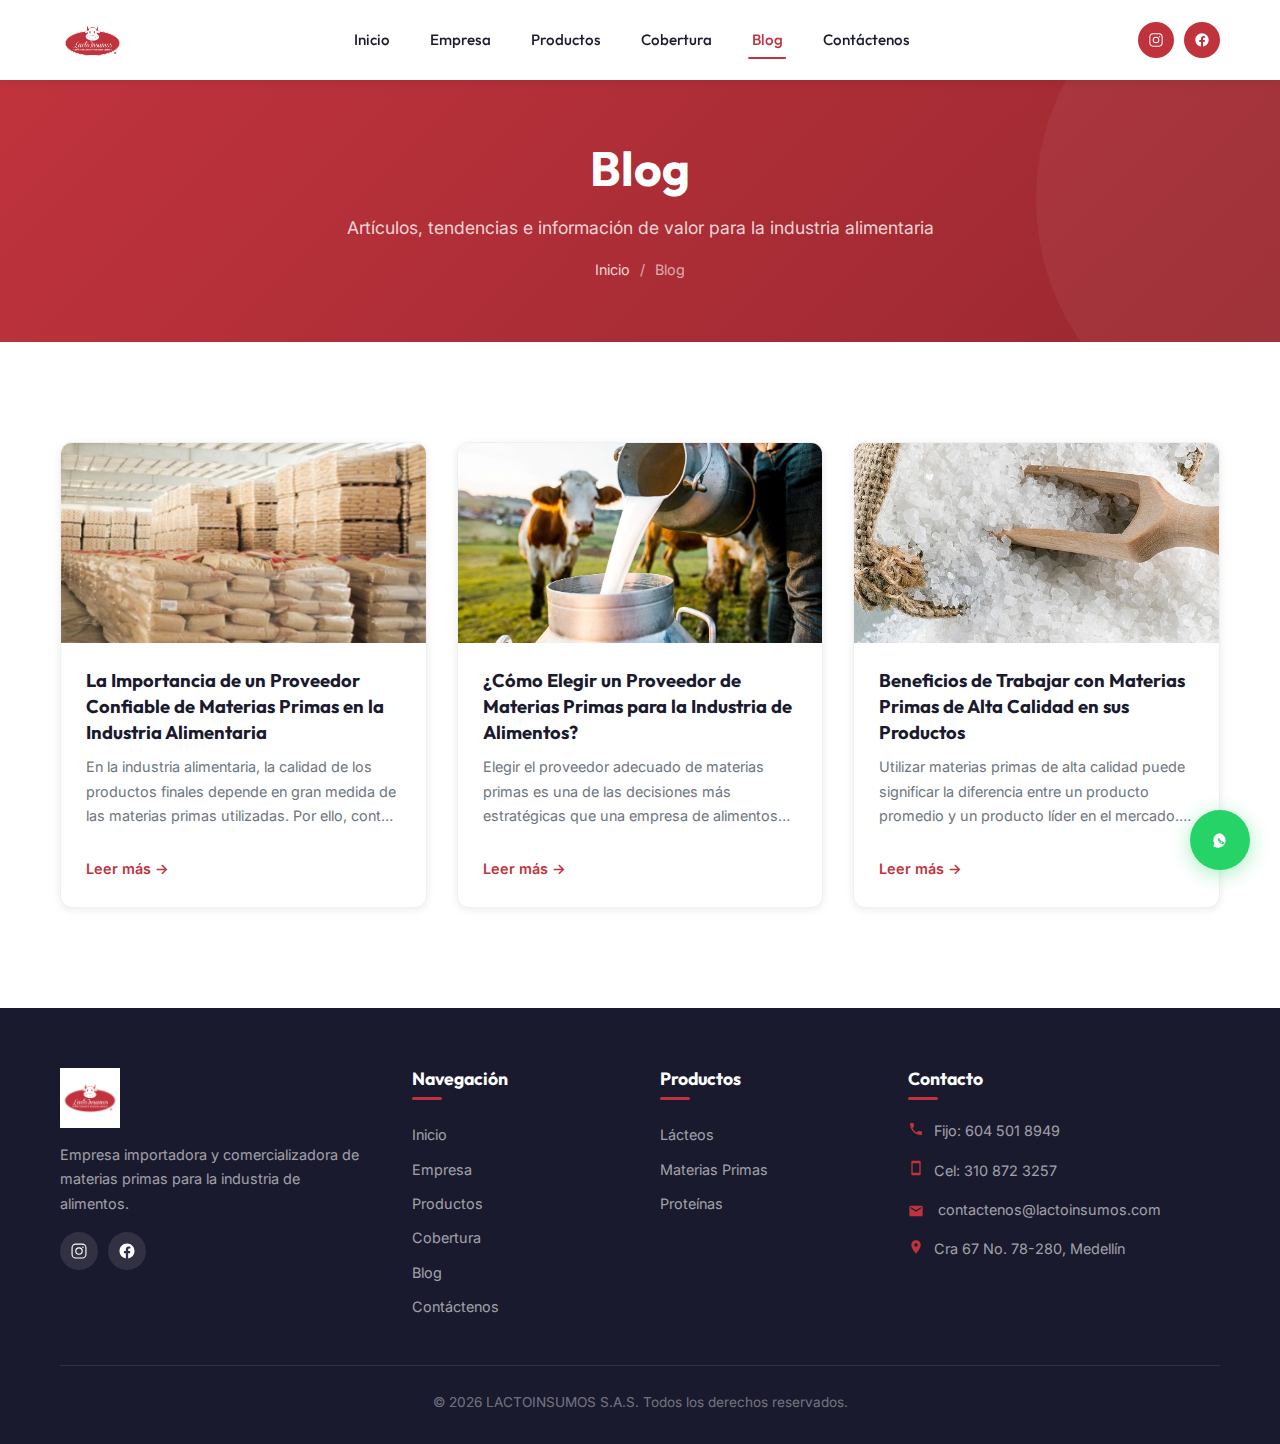
<file: blog.html>
<!DOCTYPE html>
<html lang="es">
<head>
  <meta charset="UTF-8">
  <meta name="viewport" content="width=device-width, initial-scale=1.0">
  <title>Blog | Lactoinsumos S.A.S.</title>
  <meta name="description" content="Blog de Lactoinsumos S.A.S. Artículos sobre la industria alimentaria, tendencias, y la importancia de materias primas de calidad.">
  <link rel="stylesheet" href="css/styles.css">
  <link rel="icon" href="assets/logo/logo-small.png" type="image/png">
  <style>
    .icon-svg { width: 16px; height: 16px; fill: currentColor; }
    .footer-social .icon-svg, .contact-socials .icon-svg { width: 18px; height: 18px; }
  </style>
</head>
<body>
  <!-- HEADER -->
  <header class="header" id="header">
    <div class="container">
      <a href="index.html" class="header-logo"><img src="assets/logo/logo.png" alt="Lactoinsumos Logo"></a>
      <nav class="nav-links" id="navLinks">
        <a href="index.html">Inicio</a>
        <a href="empresa.html">Empresa</a>
        <a href="productos.html">Productos</a>
        <a href="cobertura.html">Cobertura</a>
        <a href="blog.html" class="active">Blog</a>
        <a href="contactenos.html">Contáctenos</a>
      </nav>
      <div class="header-social">
        <a href="https://www.instagram.com/lactoinsumos/" target="_blank" title="Instagram"><svg class="icon-svg" viewBox="0 0 24 24" width="18" height="18"><path d="M7.75 2h8.5A5.75 5.75 0 0122 7.75v8.5A5.75 5.75 0 0116.25 22h-8.5A5.75 5.75 0 012 16.25v-8.5A5.75 5.75 0 017.75 2zm0 1.5A4.25 4.25 0 003.5 7.75v8.5A4.25 4.25 0 007.75 20.5h8.5a4.25 4.25 0 004.25-4.25v-8.5A4.25 4.25 0 0016.25 3.5h-8.5zM12 7a5 5 0 110 10 5 5 0 010-10zm0 1.5a3.5 3.5 0 100 7 3.5 3.5 0 000-7zm5.25-2.5a1 1 0 110 2 1 1 0 010-2z" fill="currentColor"/></svg></a>
        <a href="https://www.facebook.com/profile.php?id=100094780844048" target="_blank" title="Facebook"><svg class="icon-svg" viewBox="0 0 24 24" width="18" height="18"><path d="M22 12c0-5.523-4.477-10-10-10S2 6.477 2 12c0 4.991 3.657 9.128 8.438 9.878v-6.987h-2.54V12h2.54V9.797c0-2.506 1.492-3.89 3.777-3.89 1.094 0 2.238.195 2.238.195v2.46h-1.26c-1.243 0-1.63.771-1.63 1.562V12h2.773l-.443 2.89h-2.33v6.988C18.343 21.128 22 16.991 22 12z" fill="currentColor"/></svg></a>
      </div>
      <div class="hamburger" id="hamburger"><span></span><span></span><span></span></div>
    </div>
  </header>

  <!-- BANNER -->
  <section class="page-banner">
    <h1>Blog</h1>
    <p>Artículos, tendencias e información de valor para la industria alimentaria</p>
    <div class="breadcrumb"><a href="index.html">Inicio</a> / <span>Blog</span></div>
  </section>

  <!-- BLOG CARDS -->
  <section class="section" id="blogList">
    <div class="container">
      <div class="blog-grid">

        <!-- Artículo 1 -->
        <div class="blog-card fade-in" onclick="showArticle(1)">
          <div class="blog-card-img">
            <img src="assets/blog/1.png" alt="Proveedor Confiable">
          </div>
          <div class="blog-card-body">
            <h3>La Importancia de un Proveedor Confiable de Materias Primas en la Industria Alimentaria</h3>
            <p>En la industria alimentaria, la calidad de los productos finales depende en gran medida de las materias primas utilizadas. Por ello, contar con un proveedor confiable no es solo una ventaja, sino una necesidad estratégica.</p>
            <span class="blog-read-more">Leer más →</span>
          </div>
        </div>

        <!-- Artículo 2 -->
        <div class="blog-card fade-in" onclick="showArticle(2)">
          <div class="blog-card-img">
            <img src="assets/blog/3.jpg" alt="Elegir Proveedor">
          </div>
          <div class="blog-card-body">
            <h3>¿Cómo Elegir un Proveedor de Materias Primas para la Industria de Alimentos?</h3>
            <p>Elegir el proveedor adecuado de materias primas es una de las decisiones más estratégicas que una empresa de alimentos puede tomar. De esta elección dependen la calidad, rentabilidad y reputación del negocio.</p>
            <span class="blog-read-more">Leer más →</span>
          </div>
        </div>

        <!-- Artículo 3 -->
        <div class="blog-card fade-in" onclick="showArticle(3)">
          <div class="blog-card-img">
            <img src="assets/blog/7.jpg" alt="Materias Primas de Calidad">
          </div>
          <div class="blog-card-body">
            <h3>Beneficios de Trabajar con Materias Primas de Alta Calidad en sus Productos</h3>
            <p>Utilizar materias primas de alta calidad puede significar la diferencia entre un producto promedio y un producto líder en el mercado. Descubre los beneficios de invertir en calidad desde la formulación.</p>
            <span class="blog-read-more">Leer más →</span>
          </div>
        </div>

      </div>
    </div>
  </section>

  <!-- ARTÍCULO EXPANDIDO -->
  <section class="section" id="articleView" style="display: none;">
    <div class="article-container">
      <button onclick="hideArticle()" class="btn btn-outline" style="margin-bottom: 30px;">← Volver al Blog</button>
      <div id="articleContent"></div>
    </div>
  </section>

  <!-- FOOTER -->
  <footer class="footer">
    <div class="container">
      <div class="footer-grid">
        <div class="footer-col">
          <div class="footer-logo"><img src="assets/logo/logo.png" alt="Lactoinsumos"></div>
          <p>Empresa importadora y comercializadora de materias primas para la industria de alimentos.</p>
          <div class="footer-social">
            <a href="https://www.instagram.com/lactoinsumos/" target="_blank" title="Instagram"><svg class="icon-svg" viewBox="0 0 24 24" width="18" height="18"><path d="M7.75 2h8.5A5.75 5.75 0 0122 7.75v8.5A5.75 5.75 0 0116.25 22h-8.5A5.75 5.75 0 012 16.25v-8.5A5.75 5.75 0 017.75 2zm0 1.5A4.25 4.25 0 003.5 7.75v8.5A4.25 4.25 0 007.75 20.5h8.5a4.25 4.25 0 004.25-4.25v-8.5A4.25 4.25 0 0016.25 3.5h-8.5zM12 7a5 5 0 110 10 5 5 0 010-10zm0 1.5a3.5 3.5 0 100 7 3.5 3.5 0 000-7zm5.25-2.5a1 1 0 110 2 1 1 0 010-2z" fill="currentColor"/></svg></a>
            <a href="https://www.facebook.com/profile.php?id=100094780844048" target="_blank" title="Facebook"><svg class="icon-svg" viewBox="0 0 24 24" width="18" height="18"><path d="M22 12c0-5.523-4.477-10-10-10S2 6.477 2 12c0 4.991 3.657 9.128 8.438 9.878v-6.987h-2.54V12h2.54V9.797c0-2.506 1.492-3.89 3.777-3.89 1.094 0 2.238.195 2.238.195v2.46h-1.26c-1.243 0-1.63.771-1.63 1.562V12h2.773l-.443 2.89h-2.33v6.988C18.343 21.128 22 16.991 22 12z" fill="currentColor"/></svg></a>
          </div>
        </div>
        <div class="footer-col">
          <h4>Navegación</h4>
          <div class="footer-links">
            <a href="index.html">Inicio</a><a href="empresa.html">Empresa</a><a href="productos.html">Productos</a>
            <a href="cobertura.html">Cobertura</a><a href="blog.html">Blog</a><a href="contactenos.html">Contáctenos</a>
          </div>
        </div>
        <div class="footer-col">
          <h4>Productos</h4>
          <div class="footer-links">
            <a href="productos.html?cat=lacteos">Lácteos</a>
            <a href="productos.html?cat=materias-primas">Materias Primas</a>
            <a href="productos.html?cat=proteinas">Proteínas</a>
          </div>
        </div>
        <div class="footer-col">
          <h4>Contacto</h4>
          <div class="footer-contact-item"><span><svg class="icon-svg" viewBox="0 0 24 24" width="16" height="16"><path d="M6.62 10.79a15.05 15.05 0 006.59 6.59l2.2-2.2c.27-.27.67-.36 1.02-.24 1.12.37 2.33.57 3.57.57.55 0 1 .45 1 1V20c0 .55-.45 1-1 1-9.39 0-17-7.61-17-17 0-.55.45-1 1-1h3.5c.55 0 1 .45 1 1 0 1.25.2 2.45.57 3.57.11.35.03.74-.25 1.02l-2.2 2.2z" fill="currentColor"/></svg></span> Fijo: 604 501 8949</div>
          <div class="footer-contact-item"><span><svg class="icon-svg" viewBox="0 0 24 24" width="16" height="16"><path d="M17 1.01L7 1c-1.1 0-2 .9-2 2v18c0 1.1.9 2 2 2h10c1.1 0 2-.9 2-2V3c0-1.1-.9-1.99-2-1.99zM17 19H7V5h10v14z" fill="currentColor"/></svg></span> Cel: 310 872 3257</div>
          <div class="footer-contact-item"><span><svg class="icon-svg" viewBox="0 0 24 24" width="16" height="16" style="display:inline-block;vertical-align:middle;margin-right:4px;"><path d="M20 4H4c-1.1 0-1.99.9-1.99 2L2 18c0 1.1.9 2 2 2h16c1.1 0 2-.9 2-2V6c0-1.1-.9-2-2-2zm0 4l-8 5-8-5V6l8 5 8-5v2z" fill="currentColor"/></svg></span> contactenos@lactoinsumos.com</div>
          <div class="footer-contact-item"><span><svg class="icon-svg" viewBox="0 0 24 24" width="16" height="16"><path d="M12 2C8.13 2 5 5.13 5 9c0 5.25 7 13 7 13s7-7.75 7-13c0-3.87-3.13-7-7-7zm0 9.5a2.5 2.5 0 010-5 2.5 2.5 0 010 5z" fill="currentColor"/></svg></span> Cra 67 No. 78-280, Medellín</div>
        </div>
      </div>
      <div class="footer-bottom">© 2026 LACTOINSUMOS S.A.S. Todos los derechos reservados.</div>
    </div>
  </footer>

  <a href="https://wa.me/573108723257" target="_blank" class="whatsapp-fab" title="WhatsApp" target="_blank" href="https://wa.me/573108723257"><svg class="icon-svg" viewBox="0 0 24 24" width="24" height="24" style="display:block;"><path d="M12.031 2a9.992 9.992 0 00-8.625 14.975l-1.334 4.887 5 1.31A10 10 0 1012.031 2zm6.75 14.28c-.28.79-1.42 1.45-1.94 1.62-.43.14-1 .31-2.91-.45-2.45-.98-4.04-3.48-4.16-3.65-.12-.17-.99-1.32-.99-2.5 0-1.19.64-1.78.85-2.01.21-.24.47-.3.62-.3.15 0 .3 0 .43.01.14 0 .32-.05.51.4.21.5.7 1.7.77 1.83.06.13.1.28.01.45-.09.18-.14.28-.27.44-.13.16-.28.35-.4.5-.14.15-.31.32-.13.62.18.3.8 1.33 1.73 2.15.1.1.53.53 1.13.78.2.08.38.16.58.12.2-.04.47-.2.62-.48.15-.28.15-.53.11-.62-.04-.09-.15-.14-.3-.22-.15-.09-.9-.45-1.04-.51-.14-.06-.24-.09-.34.06-.09.15-.37.45-.45.54-.08.09-.17.1-.32.02-.15-.08-.63-.23-1.2-0.74-.43-.38-.72-.85-.81-1-.09-.15-.01-.23.06-.3.06-.06.15-.17.23-.25.08-.08.11-.14.16-.24.05-.1.03-.18-.01-.26-.04-.08-.34-.84-.47-1.15-.13-.3-.26-.26-.35-.26h-.29c-.1 0-.25.04-.39.18z" fill="currentColor"/></svg></a>

  <script>
    const articles = {
      1: {
        title: 'La Importancia de un Proveedor Confiable de Materias Primas en la Industria Alimentaria',
        content: `
          <h1>La Importancia de un Proveedor Confiable de Materias Primas en la Industria Alimentaria</h1>
          <p>En la industria alimentaria, la calidad de los productos finales depende en gran medida de las materias primas utilizadas. Por ello, contar con un proveedor confiable no es solo una ventaja, sino una necesidad estratégica para cualquier empresa dedicada a la producción de alimentos.</p>
          
          <h2>¿Por qué es tan importante un proveedor confiable?</h2>
          <p>Un proveedor confiable garantiza la calidad, consistencia y trazabilidad de las materias primas, lo que se traduce directamente en productos de mejor calidad, eficiencia operativa y satisfacción del cliente final.</p>
          
          <h2>1. Calidad Consistente</h2>
          <p>Un proveedor confiable garantiza que cada lote de materia prima cumpla con los estándares de calidad establecidos. Esto asegura que la producción no se vea afectada por variaciones en las características de los ingredientes, manteniendo la consistencia que el consumidor final espera.</p>
          
          <h2>2. Cumplimiento Regulatorio</h2>
          <p>La industria alimentaria está sujeta a estrictas regulaciones sanitarias. Un proveedor confiable cuenta con todas las certificaciones y documentación necesaria (fichas técnicas, certificados de análisis, certificaciones sanitarias) para que su empresa cumpla con la normatividad vigente.</p>
          
          <h2>3. Abastecimiento Oportuno</h2>
          <p>La continuidad de su línea de producción depende del suministro oportuno de materias primas. Un proveedor confiable cuenta con la logística y el inventario necesarios para garantizar entregas puntuales y evitar paros en su producción.</p>
          
          <h2>4. Soporte Técnico Especializado</h2>
          <p>Un buen proveedor no solo vende productos, sino que acompaña a sus clientes con asesoría técnica especializada. Esto incluye recomendaciones de formulación, optimización de procesos y resolución de problemas técnicos.</p>
          
          <h2>5. Precios Competitivos</h2>
          <p>Un proveedor que importa directamente sus materias primas puede ofrecer mejores precios al eliminar intermediarios. Esto, combinado con la calidad del producto, genera un excelente retorno de inversión para su empresa.</p>
          
          <h2>Conclusión</h2>
          <p>Elegir un proveedor confiable de materias primas es una inversión en la calidad, eficiencia y sostenibilidad de su negocio. En <strong>LACTOINSUMOS S.A.S.</strong>, nos hemos consolidado como un aliado estratégico para la industria alimentaria colombiana, ofreciendo productos de calidad, precios competitivos y acompañamiento permanente.</p>
          <p><a href="contactenos.html" class="btn btn-primary" style="margin-top: 15px;">Contactar a LACTOINSUMOS</a></p>
        `
      },
      2: {
        title: '¿Cómo Elegir un Proveedor de Materias Primas para la Industria de Alimentos?',
        content: `
          <h1>¿Cómo Elegir un Proveedor de Materias Primas para la Industria de Alimentos?</h1>
          <p>Elegir el proveedor adecuado de materias primas es una de las decisiones más estratégicas que una empresa de alimentos puede tomar. De esta elección dependen la calidad, rentabilidad y reputación del negocio.</p>
          
          <h2>Factores Clave a Considerar</h2>
          
          <h2>1. Certificaciones y Cumplimiento Normativo</h2>
          <p>Verifique que el proveedor cuente con las certificaciones sanitarias y de calidad requeridas por las autoridades competentes (INVIMA, ISO, BPM, HACCP). Esto garantiza que las materias primas cumplen con los estándares de seguridad alimentaria.</p>
          
          <h2>2. Trazabilidad Completa</h2>
          <p>Un proveedor serio debe ofrecer trazabilidad desde el origen hasta la entrega. Fichas técnicas, certificados de análisis por lote y documentación de origen son esenciales para garantizar la calidad y resolver cualquier eventualidad.</p>
          
          <h2>3. Capacidad de Abastecimiento</h2>
          <p>Evalúe la capacidad del proveedor para mantener un suministro constante y oportuno. Pregunte sobre sus niveles de inventario, frecuencia de importación y tiempo de entrega promedio.</p>
          
          <h2>4. Soporte Técnico</h2>
          <p>Un proveedor que ofrece acompañamiento técnico es invaluable. Busque proveedores con equipo especializado que pueda asesorarlo en formulación, optimización de procesos y resolución de problemas.</p>
          
          <h2>5. Relación Calidad-Precio</h2>
          <p>No siempre el precio más bajo es el mejor. Evalúe la calidad del producto en relación con su precio. Un producto de calidad superior puede reducir desperdicios, mejorar rendimientos y aumentar la satisfacción del cliente.</p>
          
          <h2>6. Experiencia en el Sector</h2>
          <p>Un proveedor con experiencia en la industria alimentaria entiende las necesidades específicas de su sector y puede anticipar soluciones a problemas comunes.</p>
          
          <h2>Conclusión</h2>
          <p>La elección de un proveedor de materias primas es un proceso que requiere análisis y criterio. En <strong>LACTOINSUMOS S.A.S.</strong> cumplimos con todos estos criterios y más. Con más de 18 años de experiencia, somos el aliado que su industria necesita.</p>
          <p><a href="contactenos.html" class="btn btn-primary" style="margin-top: 15px;">Solicitar más información</a></p>
        `
      },
      3: {
        title: 'Beneficios de Trabajar con Materias Primas de Alta Calidad en sus Productos',
        content: `
          <h1>Beneficios de Trabajar con Materias Primas de Alta Calidad en sus Productos</h1>
          <p>Utilizar materias primas de alta calidad puede significar la diferencia entre un producto promedio y un producto líder en el mercado. En un entorno cada vez más competitivo, la calidad de los ingredientes define la calidad del producto final.</p>
          
          <h2>1. Mejores Rendimientos de Producción</h2>
          <p>Las materias primas de alta calidad tienen mejores propiedades funcionales, lo que se traduce en mayor rendimiento por kilogramo utilizado. Esto reduce costos efectivos de producción, a pesar de que el precio unitario pueda ser ligeramente superior.</p>
          
          <h2>2. Consistencia en el Producto Final</h2>
          <p>Cuando se trabaja con ingredientes de calidad certificada, cada lote mantiene las mismas características físicas, químicas y sensoriales. Esto asegura que el producto final siempre cumpla con las expectativas del consumidor.</p>
          
          <h2>3. Cumplimiento Regulatorio Sin Complicaciones</h2>
          <p>Las materias primas de alta calidad vienen con documentación completa (fichas técnicas, certificados de análisis, declaraciones de conformidad), facilitando el cumplimiento de la normatividad sanitaria y las auditorías regulatorias.</p>
          
          <h2>4. Mejor Experiencia del Consumidor</h2>
          <p>La calidad de los ingredientes se percibe directamente en el sabor, textura y apariencia del producto final. Los consumidores notan la diferencia y premian a las marcas que ofrecen productos superiores.</p>
          
          <h2>5. Menor Desperdicio</h2>
          <p>Las materias primas de mala calidad generan más rechazos, reprocesos y desperdicio. Invertir en calidad desde el inicio reduce significativamente estos costos ocultos.</p>
          
          <h2>6. Ventaja Competitiva Sostenible</h2>
          <p>La calidad es un diferenciador que no puede ser fácilmente replicado por la competencia. Construir una reputación de calidad genera lealtad del cliente y posicionamiento de marca a largo plazo.</p>
          
          <h2>Conclusión</h2>
          <p>Invertir en materias primas de alta calidad no es un gasto, es una inversión estratégica que genera retornos tangibles en calidad, eficiencia y posicionamiento de marca. En <strong>LACTOINSUMOS S.A.S.</strong> nos comprometemos a ofrecer solo materias primas que cumplen con los más altos estándares de calidad.</p>
          <p><a href="productos.html" class="btn btn-primary" style="margin-top: 15px;">Ver nuestro catálogo</a></p>
        `
      }
    };

    function showArticle(id) {
      document.getElementById('blogList').style.display = 'none';
      document.getElementById('articleView').style.display = 'block';
      document.getElementById('articleContent').innerHTML = articles[id].content;
      window.scrollTo({ top: 0, behavior: 'smooth' });
    }

    function hideArticle() {
      document.getElementById('blogList').style.display = 'block';
      document.getElementById('articleView').style.display = 'none';
      window.scrollTo({ top: 0, behavior: 'smooth' });
    }
  </script>
  <script src="js/main.js"></script>
</body>
</html>
</file>
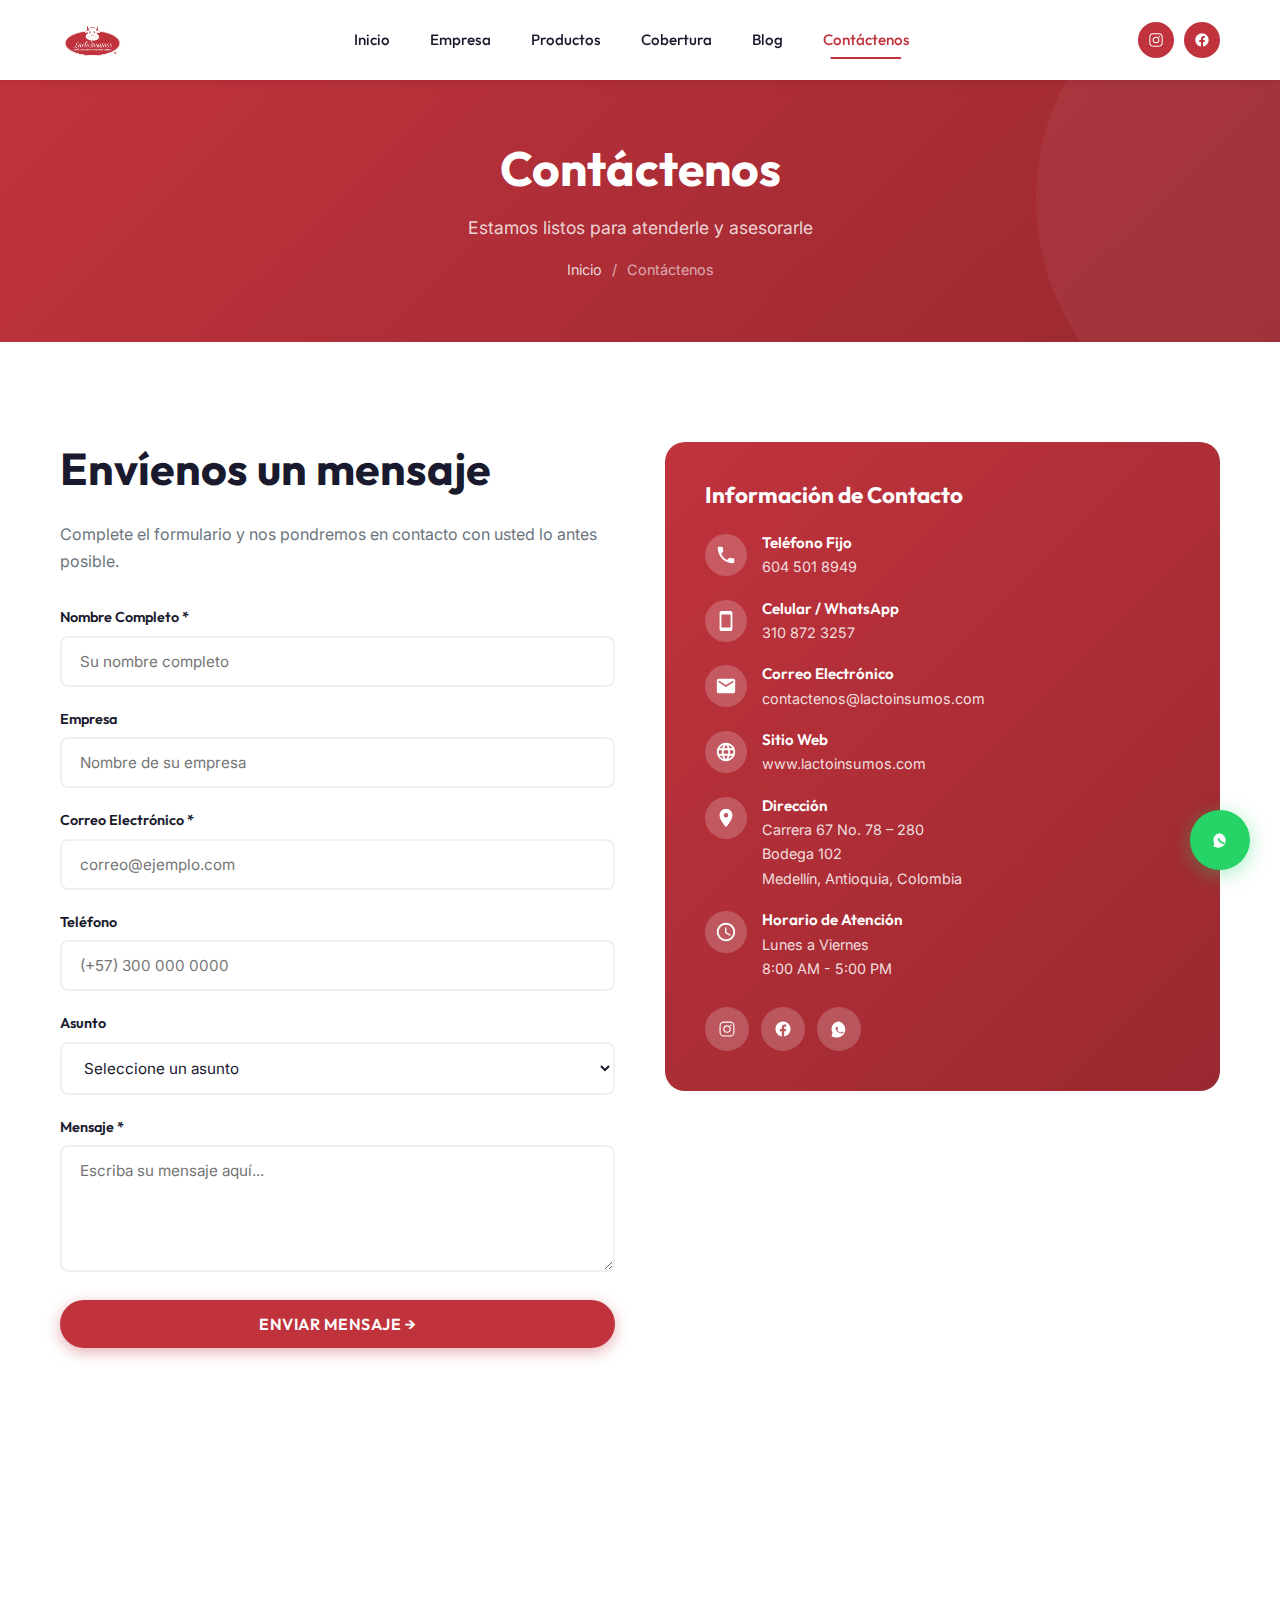
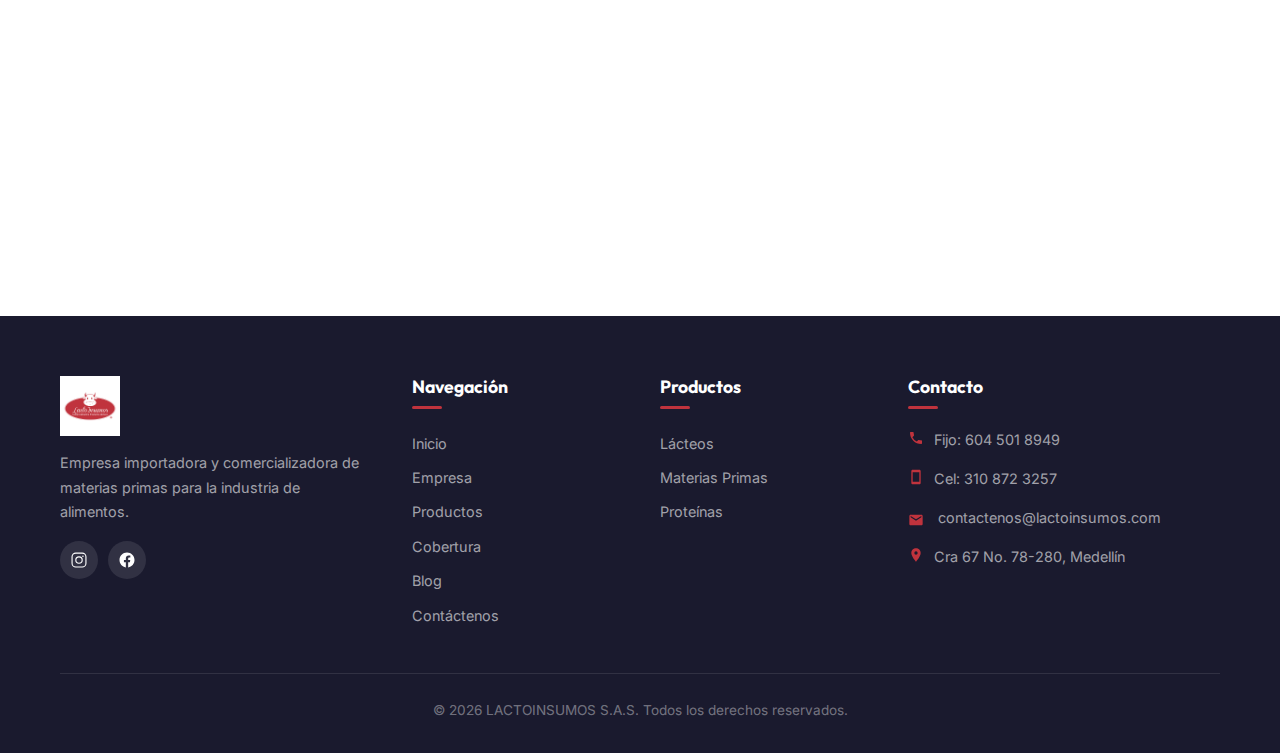
<file: contactenos.html>
<!DOCTYPE html>
<html lang="es">
<head>
  <meta charset="UTF-8">
  <meta name="viewport" content="width=device-width, initial-scale=1.0">
  <title>Contáctenos | Lactoinsumos S.A.S.</title>
  <meta name="description" content="Contáctenos en Lactoinsumos S.A.S. Teléfono, email, ubicación y formulario de contacto. Medellín, Colombia.">
  <link rel="stylesheet" href="css/styles.css">
  <link rel="icon" href="assets/logo/logo-small.png" type="image/png">
  <style>
    .icon-svg { width: 16px; height: 16px; fill: currentColor; }
    .footer-social .icon-svg, .contact-socials .icon-svg { width: 18px; height: 18px; }
  </style>
</head>
<body>
  <!-- HEADER -->
  <header class="header" id="header">
    <div class="container">
      <a href="index.html" class="header-logo"><img src="assets/logo/logo.png" alt="Lactoinsumos Logo"></a>
      <nav class="nav-links" id="navLinks">
        <a href="index.html">Inicio</a>
        <a href="empresa.html">Empresa</a>
        <a href="productos.html">Productos</a>
        <a href="cobertura.html">Cobertura</a>
        <a href="blog.html">Blog</a>
        <a href="contactenos.html" class="active">Contáctenos</a>
      </nav>
      <div class="header-social">
        <a href="https://www.instagram.com/lactoinsumos/" target="_blank" title="Instagram"><svg class="icon-svg" viewBox="0 0 24 24" width="18" height="18"><path d="M7.75 2h8.5A5.75 5.75 0 0122 7.75v8.5A5.75 5.75 0 0116.25 22h-8.5A5.75 5.75 0 012 16.25v-8.5A5.75 5.75 0 017.75 2zm0 1.5A4.25 4.25 0 003.5 7.75v8.5A4.25 4.25 0 007.75 20.5h8.5a4.25 4.25 0 004.25-4.25v-8.5A4.25 4.25 0 0016.25 3.5h-8.5zM12 7a5 5 0 110 10 5 5 0 010-10zm0 1.5a3.5 3.5 0 100 7 3.5 3.5 0 000-7zm5.25-2.5a1 1 0 110 2 1 1 0 010-2z" fill="currentColor"/></svg></a>
        <a href="https://www.facebook.com/profile.php?id=100094780844048" target="_blank" title="Facebook"><svg class="icon-svg" viewBox="0 0 24 24" width="18" height="18"><path d="M22 12c0-5.523-4.477-10-10-10S2 6.477 2 12c0 4.991 3.657 9.128 8.438 9.878v-6.987h-2.54V12h2.54V9.797c0-2.506 1.492-3.89 3.777-3.89 1.094 0 2.238.195 2.238.195v2.46h-1.26c-1.243 0-1.63.771-1.63 1.562V12h2.773l-.443 2.89h-2.33v6.988C18.343 21.128 22 16.991 22 12z" fill="currentColor"/></svg></a>
      </div>
      <div class="hamburger" id="hamburger"><span></span><span></span><span></span></div>
    </div>
  </header>

  <!-- BANNER -->
  <section class="page-banner">
    <h1>Contáctenos</h1>
    <p>Estamos listos para atenderle y asesorarle</p>
    <div class="breadcrumb"><a href="index.html">Inicio</a> / <span>Contáctenos</span></div>
  </section>

  <!-- CONTACT -->
  <section class="section">
    <div class="container">
      <div class="contact-grid">
        <!-- Formulario -->
        <div class="contact-form fade-in-left">
          <h2 style="margin-bottom: 25px;">Envíenos un mensaje</h2>
          <p style="margin-bottom: 30px; color: var(--dark-gray);">Complete el formulario y nos pondremos en contacto con usted lo antes posible.</p>
          <form id="contactForm" onsubmit="handleSubmit(event)">
            <div class="form-group">
              <label for="nombre">Nombre Completo *</label>
              <input type="text" id="nombre" name="nombre" placeholder="Su nombre completo" required>
            </div>
            <div class="form-group">
              <label for="empresa">Empresa</label>
              <input type="text" id="empresa" name="empresa" placeholder="Nombre de su empresa">
            </div>
            <div class="form-group">
              <label for="email">Correo Electrónico *</label>
              <input type="email" id="email" name="email" placeholder="correo@ejemplo.com" required>
            </div>
            <div class="form-group">
              <label for="telefono">Teléfono</label>
              <input type="tel" id="telefono" name="telefono" placeholder="(+57) 300 000 0000">
            </div>
            <div class="form-group">
              <label for="asunto">Asunto</label>
              <select id="asunto" name="asunto">
                <option value="">Seleccione un asunto</option>
                <option value="cotizacion">Solicitud de Cotización</option>
                <option value="ficha-tecnica">Ficha Técnica</option>
                <option value="asesoria">Asesoría Técnica</option>
                <option value="distribucion">Distribución</option>
                <option value="otro">Otro</option>
              </select>
            </div>
            <div class="form-group">
              <label for="mensaje">Mensaje *</label>
              <textarea id="mensaje" name="mensaje" placeholder="Escriba su mensaje aquí..." rows="5" required></textarea>
            </div>
            <button type="submit" class="btn btn-primary" style="width: 100%; justify-content: center;">Enviar Mensaje →</button>
          </form>
        </div>

        <!-- Info de contacto -->
        <div class="fade-in-right">
          <div class="contact-info-card">
            <h3>Información de Contacto</h3>
            
            <div class="contact-item">
              <div class="contact-item-icon"><svg viewBox="0 0 24 24" width="22" height="22" fill="currentColor"><path d="M6.62 10.79a15.05 15.05 0 006.59 6.59l2.2-2.2c.27-.27.67-.36 1.02-.24 1.12.37 2.33.57 3.57.57.55 0 1 .45 1 1V20c0 .55-.45 1-1 1-9.39 0-17-7.61-17-17 0-.55.45-1 1-1h3.5c.55 0 1 .45 1 1 0 1.25.2 2.45.57 3.57.11.35.03.74-.25 1.02l-2.2 2.2z" fill="currentColor"/></svg></div>
              <div class="contact-item-text">
                <h4>Teléfono Fijo</h4>
                <p>604 501 8949</p>
              </div>
            </div>
            
            <div class="contact-item">
              <div class="contact-item-icon"><svg viewBox="0 0 24 24" width="22" height="22" fill="currentColor"><path d="M17 1.01L7 1c-1.1 0-2 .9-2 2v18c0 1.1.9 2 2 2h10c1.1 0 2-.9 2-2V3c0-1.1-.9-1.99-2-1.99zM17 19H7V5h10v14z" fill="currentColor"/></svg></div>
              <div class="contact-item-text">
                <h4>Celular / WhatsApp</h4>
                <p>310 872 3257</p>
              </div>
            </div>
            
            <div class="contact-item">
              <div class="contact-item-icon"><svg viewBox="0 0 24 24" width="22" height="22" fill="currentColor"><path d="M20 4H4c-1.1 0-1.99.9-1.99 2L2 18c0 1.1.9 2 2 2h16c1.1 0 2-.9 2-2V6c0-1.1-.9-2-2-2zm0 4l-8 5-8-5V6l8 5 8-5v2z" fill="currentColor"/></svg></div>
              <div class="contact-item-text">
                <h4>Correo Electrónico</h4>
                <p>contactenos@lactoinsumos.com</p>
              </div>
            </div>
            
            <div class="contact-item">
              <div class="contact-item-icon"><svg viewBox="0 0 24 24" width="22" height="22" fill="currentColor"><path d="M11.99 2C6.47 2 2 6.48 2 12s4.47 10 9.99 10C17.52 22 22 17.52 22 12S17.52 2 11.99 2zm6.93 6h-2.95a15.65 15.65 0 00-1.38-3.56A8.03 8.03 0 0118.92 8zM12 4.04c.83 1.2 1.48 2.53 1.91 3.96h-3.82c.43-1.43 1.08-2.76 1.91-3.96zM4.26 14C4.1 13.36 4 12.69 4 12s.1-1.36.26-2h3.38c-.08.66-.14 1.32-.14 2 0 .68.06 1.34.14 2H4.26zm.82 2h2.95c.32 1.25.78 2.45 1.38 3.56A7.987 7.987 0 015.08 16zm2.95-8H5.08a7.987 7.987 0 014.33-3.56A15.65 15.65 0 008.03 8zM12 19.96c-.83-1.2-1.48-2.53-1.91-3.96h3.82c-.43 1.43-1.08 2.76-1.91 3.96zM14.34 14H9.66c-.09-.66-.16-1.32-.16-2 0-.68.07-1.35.16-2h4.68c.09.65.16 1.32.16 2 0 .68-.07 1.34-.16 2zm.25 5.56c.6-1.11 1.06-2.31 1.38-3.56h2.95a8.03 8.03 0 01-4.33 3.56zM16.36 14c.08-.66.14-1.32.14-2 0-.68-.06-1.34-.14-2h3.38c.16.64.26 1.31.26 2s-.1 1.36-.26 2h-3.38z" fill="currentColor"/></svg></div>
              <div class="contact-item-text">
                <h4>Sitio Web</h4>
                <p>www.lactoinsumos.com</p>
              </div>
            </div>
            
            <div class="contact-item">
              <div class="contact-item-icon"><svg viewBox="0 0 24 24" width="22" height="22" fill="currentColor"><path d="M12 2C8.13 2 5 5.13 5 9c0 5.25 7 13 7 13s7-7.75 7-13c0-3.87-3.13-7-7-7zm0 9.5a2.5 2.5 0 010-5 2.5 2.5 0 010 5z" fill="currentColor"/></svg></div>
              <div class="contact-item-text">
                <h4>Dirección</h4>
                <p>Carrera 67 No. 78 – 280<br>Bodega 102<br>Medellín, Antioquia, Colombia</p>
              </div>
            </div>
            
            <div class="contact-item">
              <div class="contact-item-icon"><svg viewBox="0 0 24 24" width="22" height="22" fill="currentColor"><path d="M11.99 2C6.47 2 2 6.48 2 12s4.47 10 9.99 10C17.52 22 22 17.52 22 12S17.52 2 11.99 2zM12 20c-4.42 0-8-3.58-8-8s3.58-8 8-8 8 3.58 8 8-3.58 8-8 8zm.5-13H11v6l5.25 3.15.75-1.23-4.5-2.67z" fill="currentColor"/></svg></div>
              <div class="contact-item-text">
                <h4>Horario de Atención</h4>
                <p>Lunes a Viernes<br>8:00 AM - 5:00 PM</p>
              </div>
            </div>

            <div class="contact-socials">
              <a href="https://www.instagram.com/lactoinsumos/" target="_blank" title="Instagram"><svg class="icon-svg" viewBox="0 0 24 24" width="18" height="18"><path d="M7.75 2h8.5A5.75 5.75 0 0122 7.75v8.5A5.75 5.75 0 0116.25 22h-8.5A5.75 5.75 0 012 16.25v-8.5A5.75 5.75 0 017.75 2zm0 1.5A4.25 4.25 0 003.5 7.75v8.5A4.25 4.25 0 007.75 20.5h8.5a4.25 4.25 0 004.25-4.25v-8.5A4.25 4.25 0 0016.25 3.5h-8.5zM12 7a5 5 0 110 10 5 5 0 010-10zm0 1.5a3.5 3.5 0 100 7 3.5 3.5 0 000-7zm5.25-2.5a1 1 0 110 2 1 1 0 010-2z" fill="currentColor"/></svg></a>
              <a href="https://www.facebook.com/profile.php?id=100094780844048" target="_blank" title="Facebook"><svg class="icon-svg" viewBox="0 0 24 24" width="18" height="18"><path d="M22 12c0-5.523-4.477-10-10-10S2 6.477 2 12c0 4.991 3.657 9.128 8.438 9.878v-6.987h-2.54V12h2.54V9.797c0-2.506 1.492-3.89 3.777-3.89 1.094 0 2.238.195 2.238.195v2.46h-1.26c-1.243 0-1.63.771-1.63 1.562V12h2.773l-.443 2.89h-2.33v6.988C18.343 21.128 22 16.991 22 12z" fill="currentColor"/></svg></a>
              <a href="https://wa.me/573108723257" target="_blank" title="WhatsApp"><svg class="icon-svg" viewBox="0 0 24 24" width="18" height="18"><path d="M12.031 2a9.992 9.992 0 00-8.625 14.975l-1.334 4.887 5 1.31A10 10 0 1012.031 2zm5.458 14.28c-.28.79-1.42 1.45-1.94 1.62-.43.14-1 .31-2.91-.45-2.45-.98-4.04-3.48-4.16-3.65-.12-.17-.99-1.32-.99-2.5 0-1.19.64-1.78.85-2.01.21-.24.47-.3.62-.3.15 0 .3 0 .43.01.14 0 .32-.05.51.4.21.5.7 1.7.77 1.83.06.13.1.28.01.45-.09.18-.14.28-.27.44-.13.16-.28.35-.4.5-.14.15-.31.32-.13.62.18.3.8 1.33 1.73 2.15 1.2.98 2.17 1.28 2.48 1.42.21.1.46.08.63-.1.2-.21.45-.56.7-.91.18-.25.4-.27.62-.18.22.09 1.4.66 1.63.78.24.12.39.18.45.28.06.1.06.58-.22 1.14z" fill="currentColor"/></svg></a>
            </div>
          </div>
        </div>
      </div>

      <!-- MAPA -->
      <div class="map-container fade-in">
        <iframe src="https://www.google.com/maps/embed?pb=!1m18!1m12!1m3!1d3966.0!2d-75.58!3d6.27!2m3!1f0!2f0!3f0!3m2!1i1024!2i768!4f13.1!3m3!1m2!1s0x0%3A0x0!2zNsKwMTYnMTIuMCJOIDc1wrAzNCc0OC4wIlc!5e0!3m2!1ses!2sco!4v1" allowfullscreen="" loading="lazy" referrerpolicy="no-referrer-when-downgrade"></iframe>
      </div>
    </div>
  </section>

  <!-- FOOTER -->
  <footer class="footer">
    <div class="container">
      <div class="footer-grid">
        <div class="footer-col">
          <div class="footer-logo"><img src="assets/logo/logo.png" alt="Lactoinsumos"></div>
          <p>Empresa importadora y comercializadora de materias primas para la industria de alimentos.</p>
          <div class="footer-social">
            <a href="https://www.instagram.com/lactoinsumos/" target="_blank" title="Instagram"><svg class="icon-svg" viewBox="0 0 24 24" width="18" height="18"><path d="M7.75 2h8.5A5.75 5.75 0 0122 7.75v8.5A5.75 5.75 0 0116.25 22h-8.5A5.75 5.75 0 012 16.25v-8.5A5.75 5.75 0 017.75 2zm0 1.5A4.25 4.25 0 003.5 7.75v8.5A4.25 4.25 0 007.75 20.5h8.5a4.25 4.25 0 004.25-4.25v-8.5A4.25 4.25 0 0016.25 3.5h-8.5zM12 7a5 5 0 110 10 5 5 0 010-10zm0 1.5a3.5 3.5 0 100 7 3.5 3.5 0 000-7zm5.25-2.5a1 1 0 110 2 1 1 0 010-2z" fill="currentColor"/></svg></a>
            <a href="https://www.facebook.com/profile.php?id=100094780844048" target="_blank" title="Facebook"><svg class="icon-svg" viewBox="0 0 24 24" width="18" height="18"><path d="M22 12c0-5.523-4.477-10-10-10S2 6.477 2 12c0 4.991 3.657 9.128 8.438 9.878v-6.987h-2.54V12h2.54V9.797c0-2.506 1.492-3.89 3.777-3.89 1.094 0 2.238.195 2.238.195v2.46h-1.26c-1.243 0-1.63.771-1.63 1.562V12h2.773l-.443 2.89h-2.33v6.988C18.343 21.128 22 16.991 22 12z" fill="currentColor"/></svg></a>
          </div>
        </div>
        <div class="footer-col">
          <h4>Navegación</h4>
          <div class="footer-links">
            <a href="index.html">Inicio</a><a href="empresa.html">Empresa</a><a href="productos.html">Productos</a>
            <a href="cobertura.html">Cobertura</a><a href="blog.html">Blog</a><a href="contactenos.html">Contáctenos</a>
          </div>
        </div>
        <div class="footer-col">
          <h4>Productos</h4>
          <div class="footer-links">
            <a href="productos.html?cat=lacteos">Lácteos</a>
            <a href="productos.html?cat=materias-primas">Materias Primas</a>
            <a href="productos.html?cat=proteinas">Proteínas</a>
          </div>
        </div>
        <div class="footer-col">
          <h4>Contacto</h4>
          <div class="footer-contact-item"><span><svg class="icon-svg" viewBox="0 0 24 24" width="16" height="16"><path d="M6.62 10.79a15.05 15.05 0 006.59 6.59l2.2-2.2c.27-.27.67-.36 1.02-.24 1.12.37 2.33.57 3.57.57.55 0 1 .45 1 1V20c0 .55-.45 1-1 1-9.39 0-17-7.61-17-17 0-.55.45-1 1-1h3.5c.55 0 1 .45 1 1 0 1.25.2 2.45.57 3.57.11.35.03.74-.25 1.02l-2.2 2.2z" fill="currentColor"/></svg></span> Fijo: 604 501 8949</div>
          <div class="footer-contact-item"><span><svg class="icon-svg" viewBox="0 0 24 24" width="16" height="16"><path d="M17 1.01L7 1c-1.1 0-2 .9-2 2v18c0 1.1.9 2 2 2h10c1.1 0 2-.9 2-2V3c0-1.1-.9-1.99-2-1.99zM17 19H7V5h10v14z" fill="currentColor"/></svg></span> Cel: 310 872 3257</div>
          <div class="footer-contact-item"><span><svg class="icon-svg" viewBox="0 0 24 24" width="16" height="16" style="display:inline-block;vertical-align:middle;margin-right:4px;"><path d="M20 4H4c-1.1 0-1.99.9-1.99 2L2 18c0 1.1.9 2 2 2h16c1.1 0 2-.9 2-2V6c0-1.1-.9-2-2-2zm0 4l-8 5-8-5V6l8 5 8-5v2z" fill="currentColor"/></svg></span> contactenos@lactoinsumos.com</div>
          <div class="footer-contact-item"><span><svg class="icon-svg" viewBox="0 0 24 24" width="16" height="16"><path d="M12 2C8.13 2 5 5.13 5 9c0 5.25 7 13 7 13s7-7.75 7-13c0-3.87-3.13-7-7-7zm0 9.5a2.5 2.5 0 010-5 2.5 2.5 0 010 5z" fill="currentColor"/></svg></span> Cra 67 No. 78-280, Medellín</div>
        </div>
      </div>
      <div class="footer-bottom">© 2026 LACTOINSUMOS S.A.S. Todos los derechos reservados.</div>
    </div>
  </footer>

  <a href="https://wa.me/573108723257" target="_blank" class="whatsapp-fab" title="WhatsApp" target="_blank" href="https://wa.me/573108723257"><svg class="icon-svg" viewBox="0 0 24 24" width="24" height="24" style="display:block;"><path d="M12.031 2a9.992 9.992 0 00-8.625 14.975l-1.334 4.887 5 1.31A10 10 0 1012.031 2zm6.75 14.28c-.28.79-1.42 1.45-1.94 1.62-.43.14-1 .31-2.91-.45-2.45-.98-4.04-3.48-4.16-3.65-.12-.17-.99-1.32-.99-2.5 0-1.19.64-1.78.85-2.01.21-.24.47-.3.62-.3.15 0 .3 0 .43.01.14 0 .32-.05.51.4.21.5.7 1.7.77 1.83.06.13.1.28.01.45-.09.18-.14.28-.27.44-.13.16-.28.35-.4.5-.14.15-.31.32-.13.62.18.3.8 1.33 1.73 2.15.1.1.53.53 1.13.78.2.08.38.16.58.12.2-.04.47-.2.62-.48.15-.28.15-.53.11-.62-.04-.09-.15-.14-.3-.22-.15-.09-.9-.45-1.04-.51-.14-.06-.24-.09-.34.06-.09.15-.37.45-.45.54-.08.09-.17.1-.32.02-.15-.08-.63-.23-1.2-0.74-.43-.38-.72-.85-.81-1-.09-.15-.01-.23.06-.3.06-.06.15-.17.23-.25.08-.08.11-.14.16-.24.05-.1.03-.18-.01-.26-.04-.08-.34-.84-.47-1.15-.13-.3-.26-.26-.35-.26h-.29c-.1 0-.25.04-.39.18z" fill="currentColor"/></svg></a>

  <script>
    function handleSubmit(e) {
      e.preventDefault();
      const form = e.target;
      const nombre = form.nombre.value;
      const empresa = form.empresa.value;
      const email = form.email.value;
      const telefono = form.telefono.value;
      const asunto = form.asunto.value;
      const mensaje = form.mensaje.value;

      // Build WhatsApp message
      let msg = `Hola, soy ${nombre}`;
      if (empresa) msg += ` de ${empresa}`;
      msg += `.%0A%0A`;
      if (asunto) msg += `Asunto: ${asunto}%0A`;
      msg += `${mensaje}%0A%0A`;
      msg += `Contacto: ${email}`;
      if (telefono) msg += ` | ${telefono}`;

      // Open WhatsApp
      window.open(`https://wa.me/573108723257?text=${encodeURIComponent(msg.replace(/%0A/g, '\n'))}`, '_blank');
      
      // Show success
      alert('¡Gracias por contactarnos! Será redirigido a WhatsApp para enviar su mensaje.');
    }
  </script>
  <script src="js/main.js"></script>
</body>
</html>
</file>
<file: css/styles.css>
/* ===========================
   LACTOINSUMOS - Design System
   =========================== */

@import url('https://fonts.googleapis.com/css2?family=Inter:wght@300;400;500;600;700;800;900&family=Outfit:wght@300;400;500;600;700;800&display=swap');

/* --- CSS Variables --- */
:root {
  --primary: #C0333D;
  --primary-dark: #9a2830;
  --primary-light: #e04a55;
  --primary-rgb: 192, 51, 61;
  --white: #ffffff;
  --off-white: #f8f9fa;
  --light-gray: #eef0f2;
  --medium-gray: #b0b5bd;
  --dark-gray: #6c757d;
  --text-dark: #1a1a2e;
  --text-body: #4a4a5a;
  --accent-gold: #d4a543;
  --accent-green: #28a745;
  --shadow-sm: 0 2px 8px rgba(0,0,0,0.08);
  --shadow-md: 0 4px 20px rgba(0,0,0,0.12);
  --shadow-lg: 0 8px 40px rgba(0,0,0,0.16);
  --shadow-xl: 0 16px 60px rgba(0,0,0,0.2);
  --radius-sm: 8px;
  --radius-md: 12px;
  --radius-lg: 20px;
  --radius-xl: 30px;
  --transition: all 0.3s cubic-bezier(0.4, 0, 0.2, 1);
  --transition-slow: all 0.5s cubic-bezier(0.4, 0, 0.2, 1);
  --font-primary: 'Outfit', sans-serif;
  --font-body: 'Inter', sans-serif;
  --header-height: 80px;
}

/* --- Reset & Base --- */
*, *::before, *::after { box-sizing: border-box; margin: 0; padding: 0; }
html { scroll-behavior: smooth; font-size: 16px; }
body {
  font-family: var(--font-body);
  color: var(--text-body);
  line-height: 1.7;
  background: var(--white);
  overflow-x: hidden;
}
img { max-width: 100%; height: auto; display: block; }
a { text-decoration: none; color: inherit; transition: var(--transition); }
ul { list-style: none; }
h1, h2, h3, h4, h5, h6 {
  font-family: var(--font-primary);
  color: var(--text-dark);
  line-height: 1.2;
  font-weight: 700;
}
h1 { font-size: clamp(2.2rem, 5vw, 3.5rem); }
h2 { font-size: clamp(1.8rem, 4vw, 2.8rem); }
h3 { font-size: clamp(1.2rem, 2.5vw, 1.6rem); }
p { margin-bottom: 1rem; }

.container {
  max-width: 1200px;
  margin: 0 auto;
  padding: 0 20px;
}

/* --- Buttons --- */
.btn {
  display: inline-flex;
  align-items: center;
  gap: 8px;
  padding: 14px 32px;
  border-radius: var(--radius-xl);
  font-family: var(--font-primary);
  font-weight: 600;
  font-size: 1rem;
  cursor: pointer;
  border: none;
  transition: var(--transition);
  text-transform: uppercase;
  letter-spacing: 0.5px;
}
.btn-primary {
  background: var(--primary);
  color: var(--white);
  box-shadow: 0 4px 15px rgba(var(--primary-rgb), 0.4);
}
.btn-primary:hover {
  background: var(--primary-dark);
  transform: translateY(-2px);
  box-shadow: 0 6px 20px rgba(var(--primary-rgb), 0.5);
}
.btn-outline {
  background: transparent;
  color: var(--primary);
  border: 2px solid var(--primary);
}
.btn-outline:hover {
  background: var(--primary);
  color: var(--white);
  transform: translateY(-2px);
}
.btn-white {
  background: var(--white);
  color: var(--primary);
  box-shadow: var(--shadow-md);
}
.btn-white:hover {
  transform: translateY(-2px);
  box-shadow: var(--shadow-lg);
}

/* ===========================
   HEADER / NAVIGATION
   =========================== */
.header {
  position: fixed;
  top: 0;
  left: 0;
  right: 0;
  z-index: 1000;
  background: rgba(255,255,255,0.95);
  backdrop-filter: blur(20px);
  -webkit-backdrop-filter: blur(20px);
  box-shadow: var(--shadow-sm);
  transition: var(--transition);
  height: var(--header-height);
}
.header.scrolled {
  box-shadow: var(--shadow-md);
  height: 70px;
}
.header .container {
  display: flex;
  align-items: center;
  justify-content: space-between;
  height: 100%;
}
.header-logo {
  display: flex;
  align-items: center;
  gap: 10px;
}
.header-logo img {
  height: 65px;
  transition: var(--transition);
}
.header.scrolled .header-logo img { height: 50px; }

@media (max-width: 480px) {
  .header-logo img { height: 50px; }
  .header.scrolled .header-logo img { height: 40px; }
}

.nav-links {
  display: flex;
  align-items: center;
  gap: 8px;
}
.nav-links a {
  padding: 8px 16px;
  font-family: var(--font-primary);
  font-weight: 500;
  font-size: 0.95rem;
  color: var(--text-dark);
  border-radius: var(--radius-sm);
  position: relative;
}
.nav-links a::after {
  content: '';
  position: absolute;
  bottom: 2px;
  left: 50%;
  transform: translateX(-50%);
  width: 0;
  height: 2px;
  background: var(--primary);
  border-radius: 2px;
  transition: var(--transition);
}
.nav-links a:hover::after,
.nav-links a.active::after { width: 60%; }
.nav-links a:hover,
.nav-links a.active { color: var(--primary); }

.header-social {
  display: flex;
  align-items: center;
  gap: 10px;
}
.header-social a {
  width: 36px;
  height: 36px;
  border-radius: 50%;
  background: var(--primary);
  color: var(--white);
  display: flex;
  align-items: center;
  justify-content: center;
  font-size: 0.85rem;
  transition: var(--transition);
}
.header-social a:hover {
  background: var(--primary-dark);
  transform: scale(1.1);
}

/* Mobile Menu */
.hamburger {
  display: none;
  flex-direction: column;
  gap: 5px;
  cursor: pointer;
  padding: 5px;
  z-index: 1001;
}
.hamburger span {
  width: 28px;
  height: 3px;
  background: var(--text-dark);
  border-radius: 3px;
  transition: var(--transition);
}
.hamburger.active span:nth-child(1) { transform: rotate(45deg) translate(5px, 6px); }
.hamburger.active span:nth-child(2) { opacity: 0; }
.hamburger.active span:nth-child(3) { transform: rotate(-45deg) translate(5px, -6px); }

@media (max-width: 992px) {
  .hamburger { display: flex; }
  .nav-links {
    position: fixed;
    top: 0;
    right: -100%;
    width: 300px;
    height: 100vh;
    background: var(--white);
    flex-direction: column;
    padding: 100px 30px 30px;
    gap: 5px;
    box-shadow: var(--shadow-xl);
    transition: var(--transition-slow);
    z-index: 999;
  }
  .nav-links.open { right: 0; }
  .nav-links a { padding: 12px 20px; width: 100%; font-size: 1.1rem; }
  .header-social { display: none; }
}

/* ===========================
   HERO SECTION
   =========================== */
.hero {
  position: relative;
  height: 100vh;
  min-height: 600px;
  max-height: 900px;
  overflow: hidden;
  margin-top: var(--header-height);
}
.hero-slide {
  position: absolute;
  inset: 0;
  opacity: 0;
  transition: opacity 1s ease;
}
.hero-slide.active { opacity: 1; }
.hero-slide-bg {
  width: 100%;
  height: 100%;
  background-size: cover;
  background-position: center;
  transform: scale(1.05);
  animation: heroZoom 8s ease-in-out infinite alternate;
}
@keyframes heroZoom {
  0% { transform: scale(1.05); }
  100% { transform: scale(1.12); }
}
.hero-overlay {
  position: absolute;
  inset: 0;
  background: linear-gradient(135deg, rgba(26,26,46,0.5) 0%, rgba(26,26,46,0.3) 100%);
}
.hero-content {
  position: absolute;
  inset: 0;
  display: flex;
  flex-direction: column;
  align-items: center;
  justify-content: center;
  text-align: center;
  padding: 0 20px;
  z-index: 2;
}
.hero-content h1 {
  color: var(--white);
  font-size: clamp(2.5rem, 6vw, 4rem);
  margin-bottom: 1rem;
  text-shadow: 0 2px 20px rgba(0,0,0,0.3);
}
.hero-content p {
  color: rgba(255,255,255,0.9);
  font-size: clamp(1rem, 2vw, 1.3rem);
  max-width: 700px;
  margin-bottom: 2rem;
}
.hero-indicators {
  position: absolute;
  bottom: 40px;
  left: 50%;
  transform: translateX(-50%);
  display: flex;
  gap: 12px;
  z-index: 3;
}
.hero-indicator {
  width: 12px;
  height: 12px;
  border-radius: 50%;
  background: rgba(255,255,255,0.4);
  cursor: pointer;
  transition: var(--transition);
  border: none;
}
.hero-indicator.active {
  background: var(--white);
  transform: scale(1.3);
}

/* ===========================
   SECTIONS - General
   =========================== */
.section {
  padding: 100px 0;
  position: relative;
}
.section-alt { background: var(--off-white); }
.section-dark {
  background: linear-gradient(135deg, var(--text-dark) 0%, #2d2d4a 100%);
  color: var(--white);
}
.section-dark h2, .section-dark h3 { color: var(--white); }
.section-red {
  background: linear-gradient(135deg, var(--primary) 0%, var(--primary-dark) 100%);
  color: var(--white);
}
.section-red h2, .section-red h3 { color: var(--white); }

.section-header {
  text-align: center;
  margin-bottom: 60px;
}
.section-header h2 {
  margin-bottom: 15px;
  position: relative;
  display: inline-block;
}
.section-header h2::after {
  content: '';
  display: block;
  width: 60px;
  height: 4px;
  background: var(--primary);
  border-radius: 2px;
  margin: 15px auto 0;
}
.section-dark .section-header h2::after,
.section-red .section-header h2::after { background: var(--white); }

.section-header p {
  max-width: 700px;
  margin: 0 auto;
  font-size: 1.1rem;
  color: var(--dark-gray);
}
.section-dark .section-header p { color: rgba(255,255,255,0.7); }

/* ===========================
   SECTORS / COVERAGE
   =========================== */
.sectors-grid {
  display: grid;
  grid-template-columns: repeat(6, 1fr);
  gap: 30px;
  justify-items: center;
}
@media (max-width: 991px) {
  .sectors-grid { grid-template-columns: repeat(3, 1fr); }
}
@media (max-width: 576px) {
  .sectors-grid { grid-template-columns: repeat(2, 1fr); }
}
.sector-card {
  text-align: center;
  transition: var(--transition);
  cursor: pointer;
}
.sector-card:hover { transform: translateY(-8px); }
.sector-icon {
  width: 140px;
  height: 140px;
  border-radius: 50%;
  margin: 0 auto 15px;
  overflow: hidden;
  border: 3px solid var(--primary);
  box-shadow: var(--shadow-md);
  transition: var(--transition);
}
.sector-card:hover .sector-icon {
  border-color: var(--primary-dark);
  box-shadow: 0 8px 30px rgba(var(--primary-rgb), 0.3);
}
.sector-icon img {
  width: 100%;
  height: 100%;
  object-fit: cover;
  transition: var(--transition);
}
.sector-card:hover .sector-icon img { transform: scale(1.1); }
.sector-card h3 {
  font-size: 1rem;
  font-weight: 600;
  color: var(--text-dark);
}

/* ===========================
   PRODUCT CATALOG CTA
   =========================== */
.catalog-grid {
  display: grid;
  grid-template-columns: repeat(auto-fit, minmax(300px, 1fr));
  gap: 30px;
}
.catalog-card {
  position: relative;
  background: var(--primary);
  color: var(--white);
  border-radius: var(--radius-lg);
  padding: 50px 30px;
  text-align: center;
  overflow: hidden;
  transition: var(--transition);
  cursor: pointer;
  min-height: 200px;
  display: flex;
  flex-direction: column;
  align-items: center;
  justify-content: center;
}
.catalog-card::before {
  content: '';
  position: absolute;
  inset: 0;
  background: linear-gradient(135deg, rgba(255,255,255,0.1) 0%, transparent 100%);
  transition: var(--transition);
}
.catalog-card:hover {
  transform: translateY(-8px);
  box-shadow: 0 12px 40px rgba(var(--primary-rgb), 0.4);
  background: var(--primary-dark);
}
.catalog-card h3 {
  color: var(--white);
  font-size: 1.6rem;
  font-weight: 800;
  letter-spacing: 2px;
  text-transform: uppercase;
  position: relative;
  z-index: 1;
}
.catalog-card p {
  color: rgba(255,255,255,0.8);
  font-size: 0.95rem;
  position: relative;
  z-index: 1;
  margin-top: 8px;
}

/* ===========================
   WHY CHOOSE US
   =========================== */
.features-grid {
  display: grid;
  grid-template-columns: repeat(auto-fit, minmax(320px, 1fr));
  gap: 30px;
}
.feature-card {
  background: var(--white);
  border-radius: var(--radius-md);
  padding: 35px 30px;
  display: flex;
  gap: 20px;
  align-items: flex-start;
  transition: var(--transition);
  box-shadow: var(--shadow-sm);
}
.feature-card:hover {
  transform: translateY(-5px);
  box-shadow: var(--shadow-md);
}
.feature-icon {
  flex-shrink: 0;
  width: 56px;
  height: 56px;
  border-radius: var(--radius-md);
  background: linear-gradient(135deg, var(--primary), var(--primary-light));
  display: flex;
  align-items: center;
  justify-content: center;
  font-size: 1.4rem;
  color: var(--white);
}
.feature-card h3 {
  font-size: 1.1rem;
  margin-bottom: 8px;
  font-weight: 700;
}
.feature-card p { 
  font-size: 0.92rem;
  margin: 0;
  color: var(--dark-gray);
}

/* ===========================
   ABOUT / EMPRESA
   =========================== */
.about-section { padding: 100px 0; }
.about-grid {
  display: grid;
  grid-template-columns: 1fr 1fr;
  gap: 60px;
  align-items: center;
}
.about-text h2 { margin-bottom: 20px; }
.about-text p { color: var(--text-body); }
.about-image {
  position: relative;
  border-radius: var(--radius-lg);
  overflow: hidden;
  box-shadow: var(--shadow-lg);
}
.about-image img { width: 100%; height: 400px; object-fit: cover; }
.about-image::after {
  content: '';
  position: absolute;
  inset: 0;
  border: 3px solid var(--primary);
  border-radius: var(--radius-lg);
  opacity: 0.3;
}

/* Mission/Vision cards */
.mv-grid {
  display: grid;
  grid-template-columns: 1fr 1fr;
  gap: 30px;
}
.mv-card {
  background: var(--white);
  border-radius: var(--radius-md);
  padding: 40px 30px;
  box-shadow: var(--shadow-md);
  border-top: 4px solid var(--primary);
  transition: var(--transition);
}
.mv-card:hover {
  transform: translateY(-5px);
  box-shadow: var(--shadow-lg);
}
.mv-card h3 {
  font-size: 1.4rem;
  margin-bottom: 15px;
  color: var(--primary);
}

/* Values */
.values-grid {
  display: grid;
  grid-template-columns: repeat(auto-fit, minmax(250px, 1fr));
  gap: 25px;
}
.value-card {
  background: rgba(255,255,255,0.1);
  backdrop-filter: blur(10px);
  border-radius: var(--radius-md);
  padding: 30px 25px;
  text-align: center;
  border: 1px solid rgba(255,255,255,0.15);
  transition: var(--transition);
}
.value-card:hover {
  background: rgba(255,255,255,0.15);
  transform: translateY(-5px);
}
.value-emoji {
  font-size: 2.5rem;
  margin-bottom: 12px;
  display: block;
}
.value-card h3 {
  font-size: 1.1rem;
  margin-bottom: 10px;
}
.value-card p {
  font-size: 0.9rem;
  color: rgba(255,255,255,0.8);
  margin: 0;
}

/* ===========================
   PRODUCTS
   =========================== */
.product-filters {
  display: flex;
  justify-content: center;
  gap: 12px;
  margin-bottom: 50px;
  flex-wrap: wrap;
}
.filter-btn {
  padding: 12px 28px;
  border: 2px solid var(--primary);
  border-radius: var(--radius-xl);
  font-family: var(--font-primary);
  font-weight: 600;
  font-size: 0.95rem;
  color: var(--primary);
  background: transparent;
  cursor: pointer;
  transition: var(--transition);
}
.filter-btn:hover, .filter-btn.active {
  background: var(--primary);
  color: var(--white);
  box-shadow: 0 4px 15px rgba(var(--primary-rgb), 0.3);
}

.products-grid {
  display: grid;
  grid-template-columns: repeat(auto-fill, minmax(340px, 1fr));
  gap: 25px;
}
.product-card {
  background: var(--white);
  border-radius: var(--radius-md);
  overflow: hidden;
  box-shadow: var(--shadow-sm);
  transition: var(--transition);
  border: 1px solid var(--light-gray);
}
.product-card:hover {
  transform: translateY(-5px);
  box-shadow: var(--shadow-md);
}
.product-card-img {
  height: 220px;
  overflow: hidden;
  background: var(--light-gray);
}
.product-card-img img {
  width: 100%;
  height: 100%;
  object-fit: cover;
  transition: var(--transition-slow);
}
.product-card:hover .product-card-img img { transform: scale(1.08); }
.product-card-body {
  padding: 25px;
}
.product-card-body h3 {
  font-size: 1.15rem;
  margin-bottom: 10px;
  color: var(--primary);
}
.product-card-body p {
  font-size: 0.9rem;
  color: var(--text-body);
  display: -webkit-box;
  -webkit-line-clamp: 3;
  -webkit-box-orient: vertical;
  line-clamp: 3;
  overflow: hidden;
}
.product-tag {
  display: inline-block;
  padding: 4px 12px;
  border-radius: var(--radius-xl);
  font-size: 0.75rem;
  font-weight: 600;
  background: rgba(var(--primary-rgb), 0.1);
  color: var(--primary);
  margin-top: 10px;
}

/* Product Modal */
.modal-overlay {
  position: fixed;
  inset: 0;
  background: rgba(0,0,0,0.6);
  backdrop-filter: blur(5px);
  z-index: 2000;
  display: none;
  align-items: center;
  justify-content: center;
  padding: 20px;
}
.modal-overlay.open { display: flex; }
.modal-content {
  background: var(--white);
  border-radius: var(--radius-lg);
  max-width: 800px;
  width: 90%;
  max-height: 90vh;
  overflow-y: auto;
  padding: 20px;
  position: relative;
  animation: modalIn 0.3s ease;
  display: flex;
  align-items: center;
  justify-content: center;
}
@keyframes modalIn {
  from { transform: scale(0.95) translateY(20px); opacity: 0; }
  to { transform: scale(1) translateY(0); opacity: 1; }
}
.modal-close {
  position: absolute;
  top: 15px;
  right: 20px;
  font-size: 2rem;
  cursor: pointer;
  color: var(--dark-gray);
  background: none;
  border: none;
  line-height: 1;
  transition: var(--transition);
}
.modal-close:hover { color: var(--primary); transform: rotate(90deg); }
.modal-content h2 {
  color: var(--primary);
  margin-bottom: 20px;
  font-size: 1.6rem;
}
.modal-content h4 {
  font-family: var(--font-primary);
  color: var(--text-dark);
  margin: 20px 0 8px;
  font-size: 1rem;
}
.modal-content p {
  font-size: 0.95rem;
  line-height: 1.7;
}

/* ===========================
   BLOG
   =========================== */
.blog-grid {
  display: grid;
  grid-template-columns: repeat(auto-fill, minmax(350px, 1fr));
  gap: 30px;
}
.blog-card {
  background: var(--white);
  border-radius: var(--radius-md);
  overflow: hidden;
  box-shadow: var(--shadow-sm);
  transition: var(--transition);
  border: 1px solid var(--light-gray);
}
.blog-card:hover {
  transform: translateY(-5px);
  box-shadow: var(--shadow-md);
}
.blog-card-img {
  height: 200px;
  overflow: hidden;
}
.blog-card-img img {
  width: 100%;
  height: 100%;
  object-fit: cover;
  transition: var(--transition-slow);
}
.blog-card:hover .blog-card-img img { transform: scale(1.08); }
.blog-card-body {
  padding: 25px;
}
.blog-card-body h3 {
  font-size: 1.15rem;
  margin-bottom: 10px;
  line-height: 1.4;
}
.blog-card-body p {
  font-size: 0.9rem;
  color: var(--dark-gray);
  display: -webkit-box;
  -webkit-line-clamp: 3;
  -webkit-box-orient: vertical;
  line-clamp: 3;
  overflow: hidden;
}
.blog-read-more {
  color: var(--primary);
  font-weight: 600;
  font-size: 0.9rem;
  display: inline-flex;
  align-items: center;
  gap: 5px;
  margin-top: 12px;
}
.blog-read-more:hover { gap: 10px; }

/* Blog Article */
.article-container {
  max-width: 800px;
  margin: 0 auto;
  padding: 40px 20px;
}
.article-container h1 {
  color: var(--primary);
  margin-bottom: 30px;
  font-size: clamp(1.8rem, 4vw, 2.5rem);
}
.article-container h2 {
  font-size: 1.4rem;
  margin: 30px 0 15px;
  color: var(--text-dark);
}
.article-container h2::after { display: none; }
.article-container p {
  font-size: 1.05rem;
  line-height: 1.8;
}
.article-container ul {
  list-style: disc;
  padding-left: 25px;
  margin-bottom: 1rem;
}
.article-container ul li {
  margin-bottom: 5px;
  font-size: 1.05rem;
}

/* ===========================
   COVERAGE
   =========================== */
.coverage-grid {
  display: grid;
  grid-template-columns: repeat(auto-fit, minmax(350px, 1fr));
  gap: 30px;
}
.coverage-card {
  background: var(--white);
  border-radius: var(--radius-md);
  overflow: hidden;
  box-shadow: var(--shadow-sm);
  transition: var(--transition);
  border: 1px solid var(--light-gray);
}
.coverage-card:hover {
  transform: translateY(-5px);
  box-shadow: var(--shadow-md);
}
.coverage-card-img {
  height: 200px;
  overflow: hidden;
}
.coverage-card-img img {
  width: 100%;
  height: 100%;
  object-fit: cover;
  transition: var(--transition-slow);
}
.coverage-card:hover .coverage-card-img img { transform: scale(1.08); }
.coverage-card-body {
  padding: 25px;
}
.coverage-card-body h3 {
  font-size: 1.2rem;
  margin-bottom: 10px;
  color: var(--primary);
}
.coverage-card-body p {
  font-size: 0.92rem;
  color: var(--text-body);
}

/* ===========================
   CONTACT
   =========================== */
.contact-grid {
  display: grid;
  grid-template-columns: 1fr 1fr;
  gap: 50px;
  align-items: start;
}
.contact-form { width: 100%; }
.form-group { margin-bottom: 20px; }
.form-group label {
  display: block;
  font-family: var(--font-primary);
  font-weight: 600;
  font-size: 0.9rem;
  color: var(--text-dark);
  margin-bottom: 6px;
}
.form-group input,
.form-group textarea,
.form-group select {
  width: 100%;
  padding: 14px 18px;
  border: 2px solid var(--light-gray);
  border-radius: var(--radius-sm);
  font-family: var(--font-body);
  font-size: 0.95rem;
  color: var(--text-dark);
  transition: var(--transition);
  background: var(--white);
}
.form-group input:focus,
.form-group textarea:focus,
.form-group select:focus {
  outline: none;
  border-color: var(--primary);
  box-shadow: 0 0 0 3px rgba(var(--primary-rgb), 0.1);
}
.form-group textarea { resize: vertical; min-height: 120px; }

.contact-info-card {
  background: linear-gradient(135deg, var(--primary), var(--primary-dark));
  border-radius: var(--radius-lg);
  padding: 40px;
  color: var(--white);
}
.contact-info-card h3 {
  color: var(--white);
  font-size: 1.4rem;
  margin-bottom: 25px;
}
.contact-item {
  display: flex;
  gap: 15px;
  align-items: flex-start;
  margin-bottom: 20px;
}
.contact-item-icon {
  width: 42px;
  height: 42px;
  border-radius: 50%;
  background: rgba(255,255,255,0.2);
  display: flex;
  align-items: center;
  justify-content: center;
  font-size: 1.1rem;
  flex-shrink: 0;
}
.contact-item-text h4 {
  font-family: var(--font-primary);
  font-size: 0.95rem;
  font-weight: 600;
  color: var(--white);
  margin-bottom: 3px;
}
.contact-item-text p {
  font-size: 0.9rem;
  color: rgba(255,255,255,0.85);
  margin: 0;
}
.contact-socials {
  display: flex;
  gap: 12px;
  margin-top: 25px;
}
.contact-socials a {
  width: 44px;
  height: 44px;
  border-radius: 50%;
  background: rgba(255,255,255,0.2);
  display: flex;
  align-items: center;
  justify-content: center;
  color: var(--white);
  font-size: 1.2rem;
  transition: var(--transition);
}
.contact-socials a:hover {
  background: var(--white);
  color: var(--primary);
  transform: scale(1.1);
}

.map-container {
  margin-top: 60px;
  border-radius: var(--radius-lg);
  overflow: hidden;
  box-shadow: var(--shadow-md);
}
.map-container iframe {
  width: 100%;
  height: 400px;
  border: 0;
}

/* ===========================
   FOOTER
   =========================== */
.footer {
  background: var(--text-dark);
  color: var(--white);
  padding: 60px 0 30px;
}
.footer-grid {
  display: grid;
  grid-template-columns: 1.5fr 1fr 1fr 1.5fr;
  gap: 40px;
  margin-bottom: 40px;
}
.footer-col h4 {
  font-family: var(--font-primary);
  font-size: 1.1rem;
  color: var(--white);
  margin-bottom: 18px;
  position: relative;
}
.footer-col h4::after {
  content: '';
  display: block;
  width: 30px;
  height: 3px;
  background: var(--primary);
  margin-top: 8px;
  border-radius: 2px;
}
.footer-logo {
  display: flex;
  align-items: center;
  gap: 10px;
  margin-bottom: 15px;
}
.footer-logo img { height: 60px; }
.footer-col p {
  font-size: 0.9rem;
  color: rgba(255,255,255,0.6);
  line-height: 1.7;
}
.footer-links a {
  display: block;
  padding: 5px 0;
  font-size: 0.9rem;
  color: rgba(255,255,255,0.6);
  transition: var(--transition);
}
.footer-links a:hover {
  color: var(--white);
  padding-left: 5px;
}
.footer-contact-item {
  display: flex;
  gap: 10px;
  align-items: center;
  margin-bottom: 12px;
  font-size: 0.9rem;
  color: rgba(255,255,255,0.6);
}
.footer-contact-item span { color: var(--primary); font-size: 1rem; }
.footer-social {
  display: flex;
  gap: 10px;
  margin-top: 15px;
}
.footer-social a {
  width: 38px;
  height: 38px;
  border-radius: 50%;
  background: rgba(255,255,255,0.1);
  display: flex;
  align-items: center;
  justify-content: center;
  color: var(--white);
  font-size: 0.9rem;
  transition: var(--transition);
}
.footer-social a:hover {
  background: var(--primary);
  transform: translateY(-3px);
}
.footer-bottom {
  border-top: 1px solid rgba(255,255,255,0.1);
  padding-top: 25px;
  text-align: center;
  font-size: 0.85rem;
  color: rgba(255,255,255,0.4);
}

/* ===========================
   PAGE BANNERS
   =========================== */
.page-banner {
  background: linear-gradient(135deg, var(--primary) 0%, var(--primary-dark) 100%);
  padding: 60px 0;
  margin-top: var(--header-height);
  text-align: center;
  position: relative;
  overflow: hidden;
}
.page-banner::before {
  content: '';
  position: absolute;
  top: -50%;
  right: -20%;
  width: 500px;
  height: 500px;
  border-radius: 50%;
  background: rgba(255,255,255,0.05);
}
.page-banner h1 {
  color: var(--white);
  font-size: clamp(2rem, 5vw, 3rem);
  position: relative;
  z-index: 1;
}
.page-banner p {
  color: rgba(255,255,255,0.8);
  font-size: 1.1rem;
  max-width: 600px;
  margin: 15px auto 0;
  position: relative;
  z-index: 1;
}
.breadcrumb {
  display: flex;
  justify-content: center;
  gap: 10px;
  margin-top: 15px;
  font-size: 0.9rem;
  color: rgba(255,255,255,0.6);
  position: relative;
  z-index: 1;
}
.breadcrumb a {
  color: rgba(255,255,255,0.8);
}
.breadcrumb a:hover { color: var(--white); }

/* ===========================
   WHATSAPP FAB
   =========================== */
.whatsapp-fab {
  position: fixed;
  bottom: 30px;
  right: 30px;
  width: 60px;
  height: 60px;
  border-radius: 50%;
  background: #25d366;
  color: var(--white);
  display: flex;
  align-items: center;
  justify-content: center;
  font-size: 1.8rem;
  box-shadow: 0 4px 20px rgba(37, 211, 102, 0.4);
  z-index: 999;
  transition: var(--transition);
  animation: pulse 2s infinite;
}
.whatsapp-fab:hover {
  transform: scale(1.1);
  box-shadow: 0 6px 30px rgba(37, 211, 102, 0.5);
}
@keyframes pulse {
  0%, 100% { box-shadow: 0 4px 20px rgba(37, 211, 102, 0.4); }
  50% { box-shadow: 0 4px 30px rgba(37, 211, 102, 0.6); }
}

/* ===========================
   SCROLL ANIMATIONS
   =========================== */
.fade-in {
  opacity: 0;
  transform: translateY(30px);
  transition: opacity 0.6s ease, transform 0.6s ease;
}
.fade-in.visible {
  opacity: 1;
  transform: translateY(0);
}
.fade-in-left {
  opacity: 0;
  transform: translateX(-30px);
  transition: opacity 0.6s ease, transform 0.6s ease;
}
.fade-in-left.visible {
  opacity: 1;
  transform: translateX(0);
}
.fade-in-right {
  opacity: 0;
  transform: translateX(30px);
  transition: opacity 0.6s ease, transform 0.6s ease;
}
.fade-in-right.visible {
  opacity: 1;
  transform: translateX(0);
}

/* ===========================
   RESPONSIVE
   =========================== */
@media (max-width: 768px) {
  .section { padding: 60px 0; }
  .about-grid, .mv-grid, .contact-grid { grid-template-columns: 1fr; }
  .footer-grid { grid-template-columns: 1fr 1fr; gap: 30px; }
  .products-grid, .blog-grid, .coverage-grid { grid-template-columns: 1fr; }
  .catalog-grid { grid-template-columns: 1fr; }
  .features-grid { grid-template-columns: 1fr; }
  .hero { min-height: 500px; max-height: 700px; }
  .hero-content h1 { font-size: 2rem; }
}
@media (max-width: 480px) {
  .footer-grid { grid-template-columns: 1fr; }
  .sectors-grid { grid-template-columns: repeat(2, 1fr); gap: 20px; }
  .sector-icon { width: 100px; height: 100px; }
  .whatsapp-fab { bottom: 20px; right: 20px; width: 50px; height: 50px; font-size: 1.5rem; }
}
</file>
